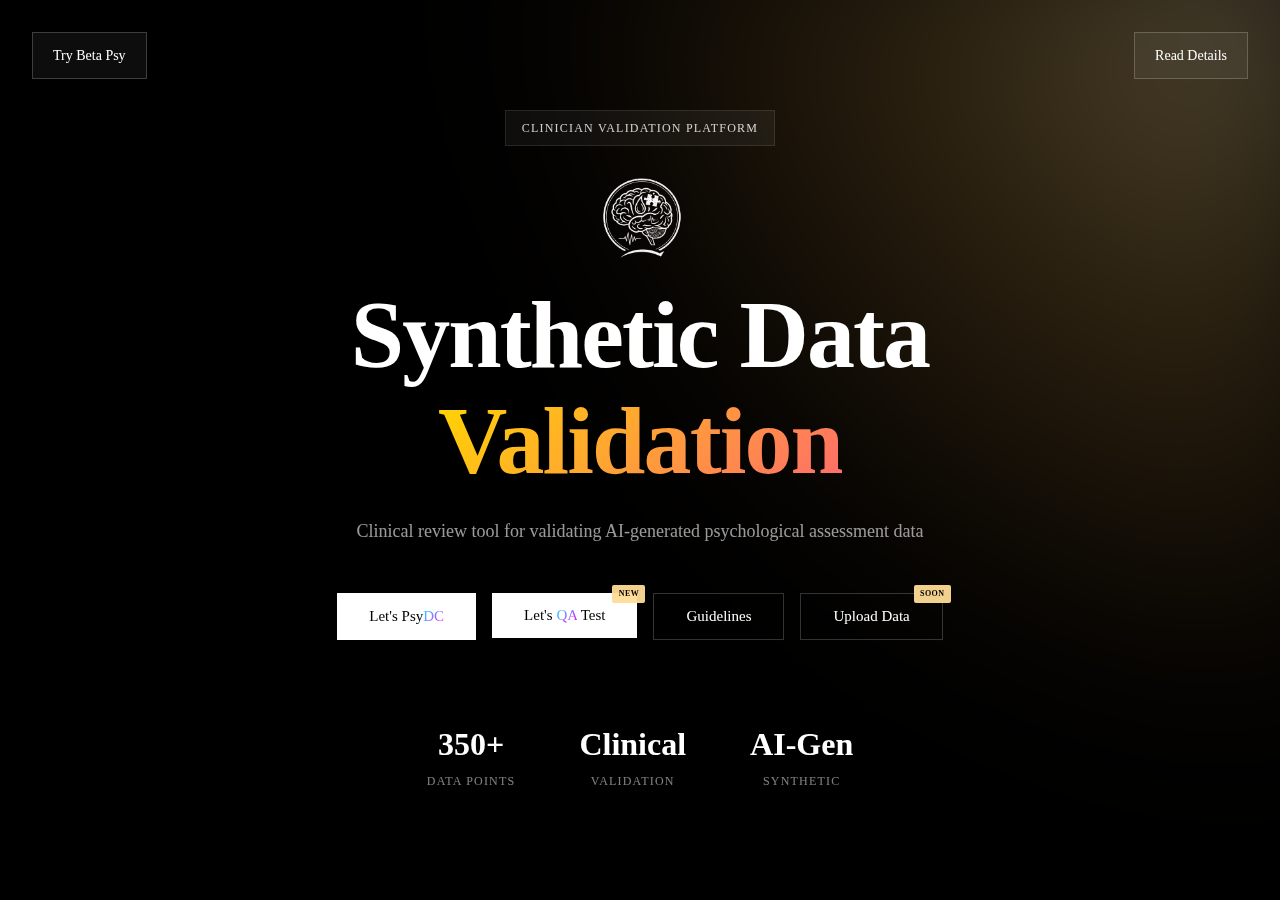
<file: index.html>
<!DOCTYPE html>
<html lang="en">
<head>
    <meta charset="UTF-8">
    <meta name="viewport" content="width=device-width, initial-scale=1.0">
    <title>PsyDC - Validation Platform</title>
    <link rel="icon" type="image/png" href="logo-icon.png">
    <link rel="stylesheet" href="psy_data_collection.css">
    <link rel="preconnect" href="https://fonts.googleapis.com">
    <link rel="preconnect" href="https://fonts.gstatic.com" crossorigin>
</head>
<body>
    <a href="https://psyfypass.vercel.app" class="beta-link" target="_blank">Try Beta Psy</a>
    <a href="https://www.dropbox.com/scl/fi/er3on21f6iwxom8d64bch/Psy_Clinical_Guide.pdf?rlkey=ozz8iacnp0bultpt6u5wx3v8p&st=omc39krx&raw=1" class="questionnaire-link" target="_blank">Read Details</a>
    <main>
        <section class="hero">
            <div class="hero-badge">Clinician Validation Platform</div>
            <img src="logo-icon.png" alt="Logo" class="hero-logo">
            <h1>Synthetic Data<br/><span class="highlight animated">Validation</span></h1>
            <p>Clinical review tool for validating AI-generated psychological assessment data</p>
            <div class="hero-actions">
                <button class="btn-primary">Let's Psy<span class="gradient-text">DC</span></button>
                <div class="btn-wrapper">
                    <button class="btn-primary" onclick="window.location.href='qa_auth.html'">Let's <span class="gradient-text">QA</span> Test</button>
                    <span class="coming-soon new-tag">New</span>
                </div>
                <button class="btn-secondary" onclick="window.location.href='guidelines.html'">Guidelines</button>
                <div class="btn-wrapper">
                    <button class="btn-secondary">Upload Data</button>
                    <span class="coming-soon">Soon</span>
                </div>
            </div>
            <div class="hero-stats">
                <div class="stat">
                    <div class="stat-number">350+</div>
                    <div class="stat-label">Data Points</div>
                </div>
                <div class="stat">
                    <div class="stat-number">Clinical</div>
                    <div class="stat-label">Validation</div>
                </div>
                <div class="stat">
                    <div class="stat-number">AI-Gen</div>
                    <div class="stat-label">Synthetic</div>
                </div>
            </div>
        </section>
    </main>

    <div id="clinicianModal" class="modal">
        <div class="modal-content">
            <h2>Clinician Information</h2>
            <form id="clinicianForm">
                <input type="text" id="clinicianName" placeholder="Enter your name" required>
                <label class="consent-label">
                    <input type="checkbox" id="consentCheck" required>
                    <span>I voluntarily agree to participate in this survey</span>
                </label>
                <button type="submit" class="btn-submit">Start Survey</button>
            </form>
        </div>
    </div>

    <script>
        document.querySelector('.questionnaire-link').addEventListener('click', () => {
            localStorage.setItem('readDetails', 'true');
        });
        
        document.querySelector('.btn-secondary').addEventListener('click', () => {
            localStorage.setItem('readGuidelines', 'true');
        });
        
        document.querySelector('.btn-primary').addEventListener('click', (e) => {
            const readDetails = localStorage.getItem('readDetails');
            const readGuidelines = localStorage.getItem('readGuidelines');
            
            if (!readDetails || !readGuidelines) {
                e.preventDefault();
                
                if (!readDetails) {
                    document.querySelector('.questionnaire-link').classList.add('glow-alert');
                }
                
                if (!readGuidelines) {
                    document.querySelector('.btn-secondary').classList.add('glow-alert');
                }
                
                alert('Please read the Details and Guidelines before starting the survey.');
            } else {
                document.getElementById('clinicianModal').style.display = 'flex';
            }
        });

        document.getElementById('clinicianForm').addEventListener('submit', (e) => {
            e.preventDefault();
            const name = document.getElementById('clinicianName').value;
            const consent = document.getElementById('consentCheck').checked;
            
            if (name && consent) {
                localStorage.setItem('clinicianName', name);
                localStorage.setItem('clinicianConsent', 'true');
                window.location.href = 'survey.html';
            }
        });
    </script>

    <style>
        .glow-alert {
            animation: glowPulse 2s ease-in-out infinite;
        }
        
        @keyframes glowPulse {
            0%, 100% {
                box-shadow: 0 0 10px rgba(255, 100, 100, 0.3);
                border-color: rgba(255, 100, 100, 0.3);
            }
            50% {
                box-shadow: 0 0 35px rgba(255, 100, 100, 0.9);
                border-color: rgba(255, 100, 100, 0.9);
            }
        }
    </style>
</body>
</html>
</file>
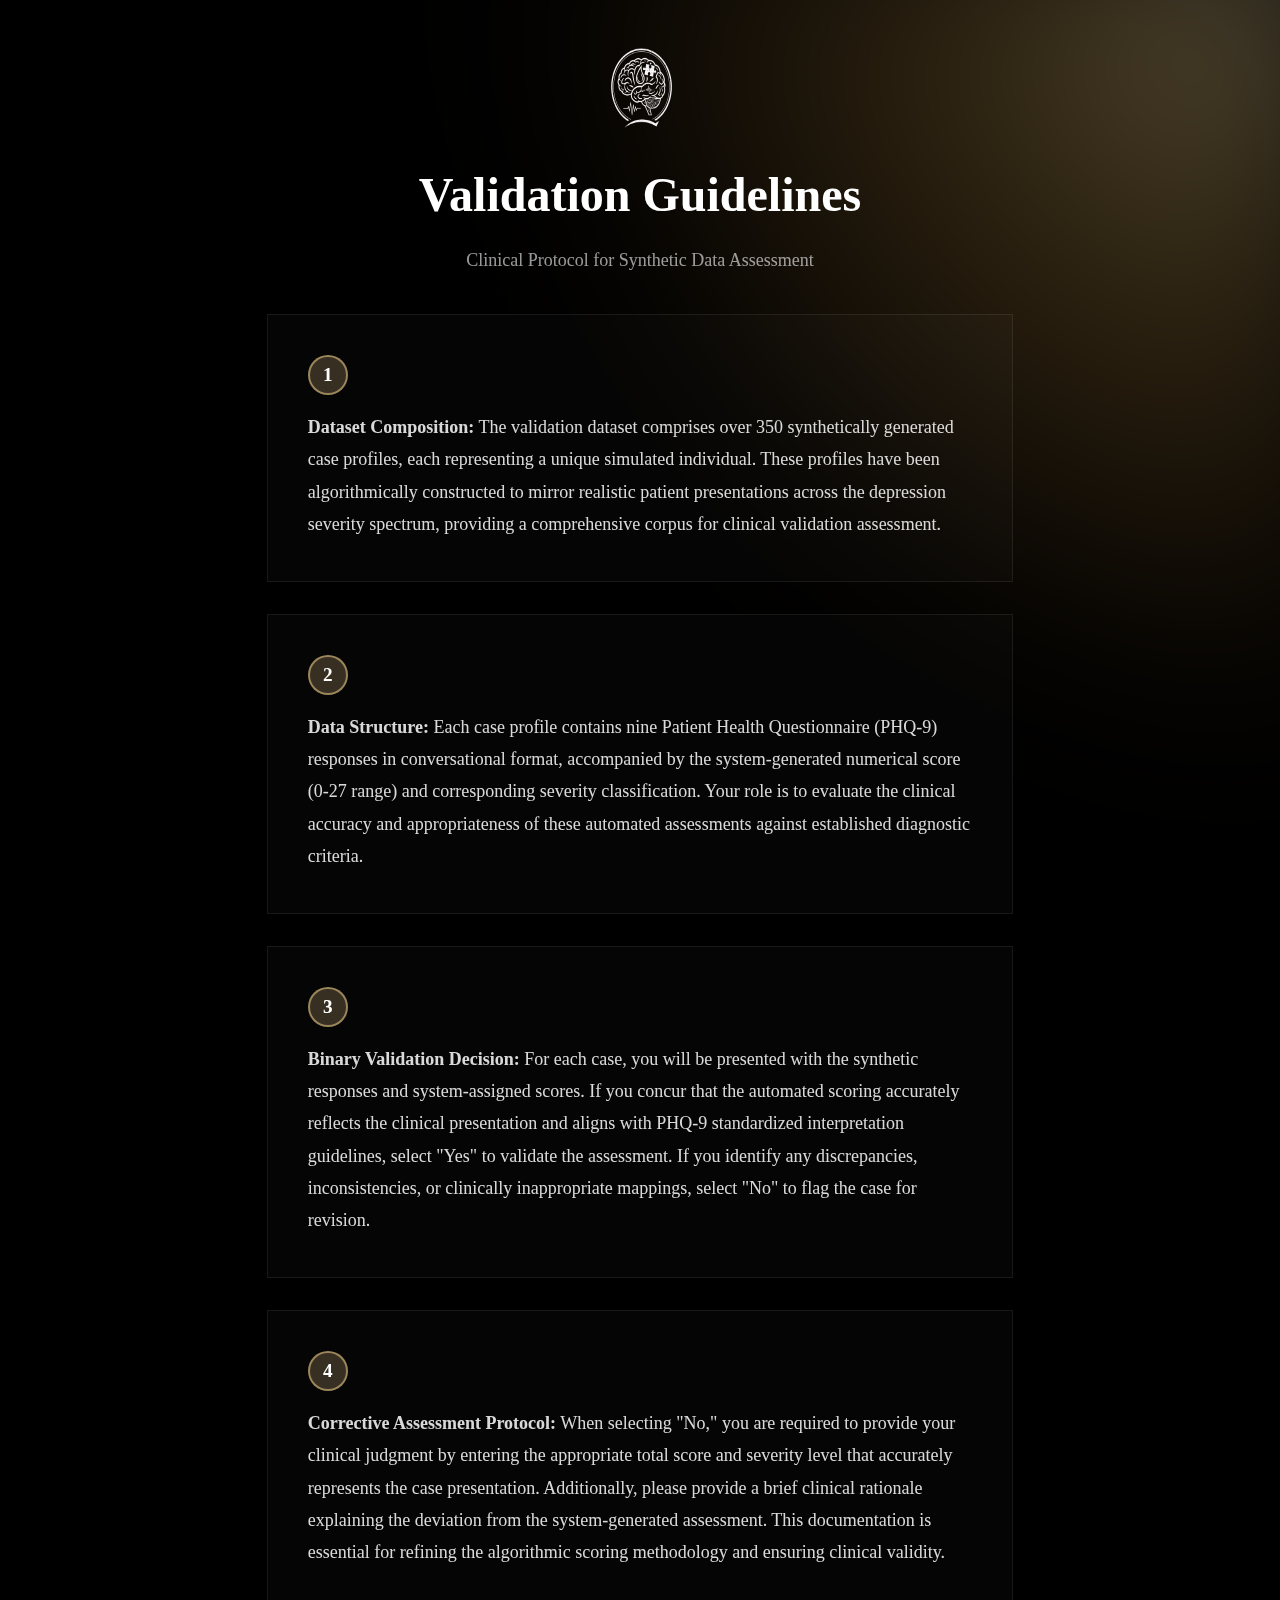
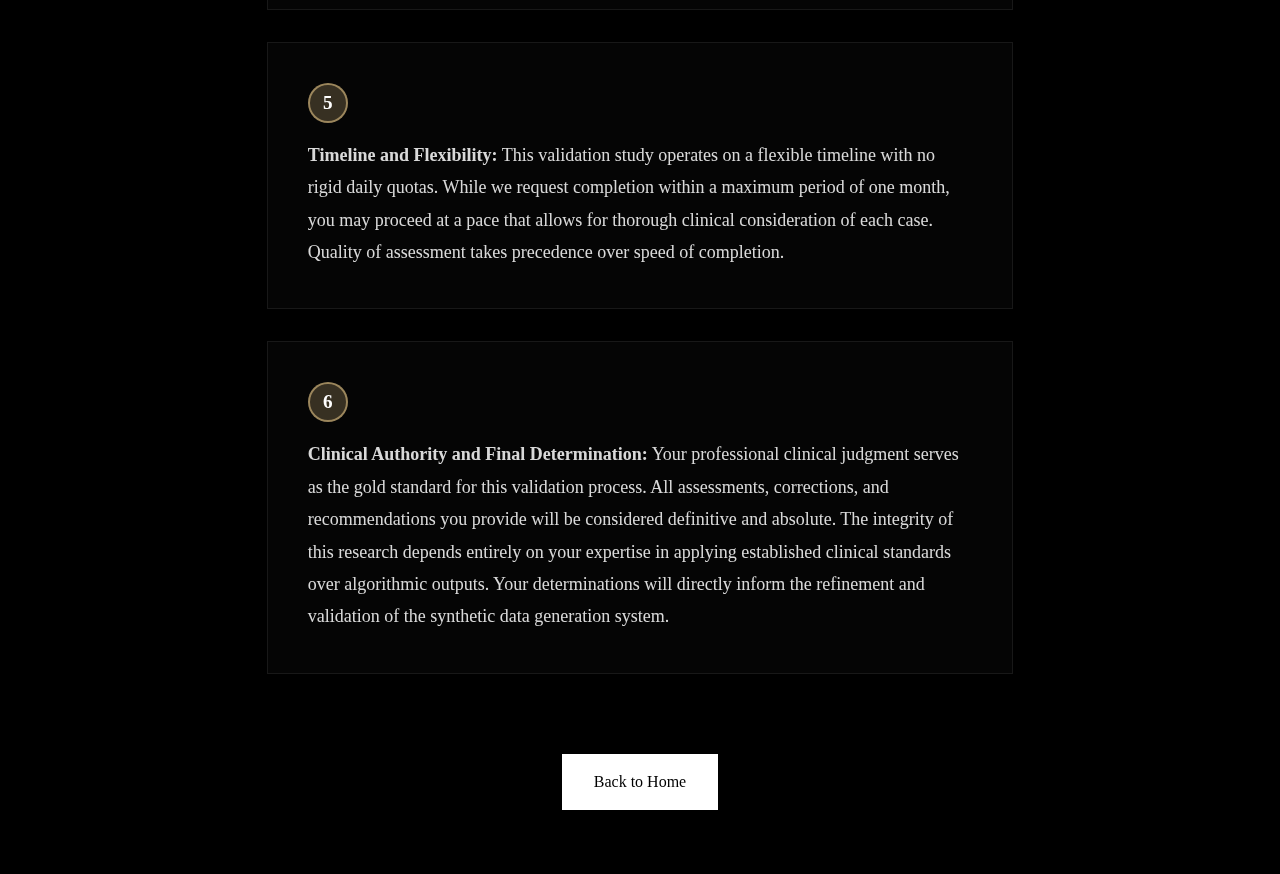
<file: guidelines.html>
<!DOCTYPE html>
<html lang="en">
<head>
    <meta charset="UTF-8">
    <meta name="viewport" content="width=device-width, initial-scale=1.0">
    <title>Validation Guidelines - PsyDC</title>
    <link rel="icon" type="image/png" href="logo-icon.png">
    <link rel="stylesheet" href="psy_data_collection.css">
    <style>
        .guidelines-container {
            max-width: 900px;
            margin: 0 auto;
            padding: 3rem 6% 4rem;
            position: relative;
            z-index: 1;
        }
        
        .guidelines-header {
            text-align: center;
            margin-bottom: 2.5rem;
        }
        
        .guidelines-logo {
            width: 80px;
            height: 80px;
            margin-bottom: 1.5rem;
        }
        
        .guidelines-header h1 {
            font-size: 3rem;
            margin-bottom: 1rem;
        }
        
        .guidelines-header p {
            font-size: 1.125rem;
            color: rgba(255, 255, 255, 0.6);
            font-family: 'Times New Roman', Times, serif;
        }
        
        .guideline-item {
            background: rgba(255, 255, 255, 0.02);
            border: 1px solid rgba(255, 255, 255, 0.08);
            padding: 2.5rem;
            margin-bottom: 2rem;
            transition: all 0.3s;
        }
        
        .guideline-item:hover {
            background: rgba(255, 255, 255, 0.04);
            border-color: rgba(255, 255, 255, 0.15);
        }
        
        .guideline-number {
            display: inline-block;
            width: 40px;
            height: 40px;
            background: rgba(255, 220, 150, 0.2);
            border: 2px solid rgba(255, 220, 150, 0.5);
            border-radius: 50%;
            text-align: center;
            line-height: 36px;
            font-weight: 600;
            font-size: 1.2rem;
            margin-bottom: 1rem;
        }
        
        .guideline-content {
            font-family: 'Times New Roman', Times, serif;
            font-size: 1.125rem;
            line-height: 1.8;
            color: rgba(255, 255, 255, 0.85);
        }
        
        .back-btn {
            display: inline-block;
            margin-top: 3rem;
            padding: 1rem 2rem;
            background: #fff;
            color: #000;
            text-decoration: none;
            font-weight: 500;
            transition: all 0.2s;
            text-align: center;
        }
        
        .back-btn:hover {
            transform: translateY(-2px);
            box-shadow: 0 8px 24px rgba(255, 255, 255, 0.25);
        }
    </style>
</head>
<body>
    <main>
        <div class="guidelines-container">
            <div class="guidelines-header">
                <img src="logo-icon.png" alt="Logo" class="guidelines-logo">
                <h1>Validation Guidelines</h1>
                <p>Clinical Protocol for Synthetic Data Assessment</p>
            </div>

            <div class="guideline-item">
                <div class="guideline-number">1</div>
                <div class="guideline-content">
                    <strong>Dataset Composition:</strong> The validation dataset comprises over 350 synthetically generated case profiles, each representing a unique simulated individual. These profiles have been algorithmically constructed to mirror realistic patient presentations across the depression severity spectrum, providing a comprehensive corpus for clinical validation assessment.
                </div>
            </div>

            <div class="guideline-item">
                <div class="guideline-number">2</div>
                <div class="guideline-content">
                    <strong>Data Structure:</strong> Each case profile contains nine Patient Health Questionnaire (PHQ-9) responses in conversational format, accompanied by the system-generated numerical score (0-27 range) and corresponding severity classification. Your role is to evaluate the clinical accuracy and appropriateness of these automated assessments against established diagnostic criteria.
                </div>
            </div>

            <div class="guideline-item">
                <div class="guideline-number">3</div>
                <div class="guideline-content">
                    <strong>Binary Validation Decision:</strong> For each case, you will be presented with the synthetic responses and system-assigned scores. If you concur that the automated scoring accurately reflects the clinical presentation and aligns with PHQ-9 standardized interpretation guidelines, select "Yes" to validate the assessment. If you identify any discrepancies, inconsistencies, or clinically inappropriate mappings, select "No" to flag the case for revision.
                </div>
            </div>

            <div class="guideline-item">
                <div class="guideline-number">4</div>
                <div class="guideline-content">
                    <strong>Corrective Assessment Protocol:</strong> When selecting "No," you are required to provide your clinical judgment by entering the appropriate total score and severity level that accurately represents the case presentation. Additionally, please provide a brief clinical rationale explaining the deviation from the system-generated assessment. This documentation is essential for refining the algorithmic scoring methodology and ensuring clinical validity.
                </div>
            </div>

            <div class="guideline-item">
                <div class="guideline-number">5</div>
                <div class="guideline-content">
                    <strong>Timeline and Flexibility:</strong> This validation study operates on a flexible timeline with no rigid daily quotas. While we request completion within a maximum period of one month, you may proceed at a pace that allows for thorough clinical consideration of each case. Quality of assessment takes precedence over speed of completion.
                </div>
            </div>

            <div class="guideline-item">
                <div class="guideline-number">6</div>
                <div class="guideline-content">
                    <strong>Clinical Authority and Final Determination:</strong> Your professional clinical judgment serves as the gold standard for this validation process. All assessments, corrections, and recommendations you provide will be considered definitive and absolute. The integrity of this research depends entirely on your expertise in applying established clinical standards over algorithmic outputs. Your determinations will directly inform the refinement and validation of the synthetic data generation system.
                </div>
            </div>

            <div style="text-align: center;">
                <a href="psy_data_collection.html" class="back-btn">Back to Home</a>
            </div>
        </div>
    </main>
</body>
</html>
</file>
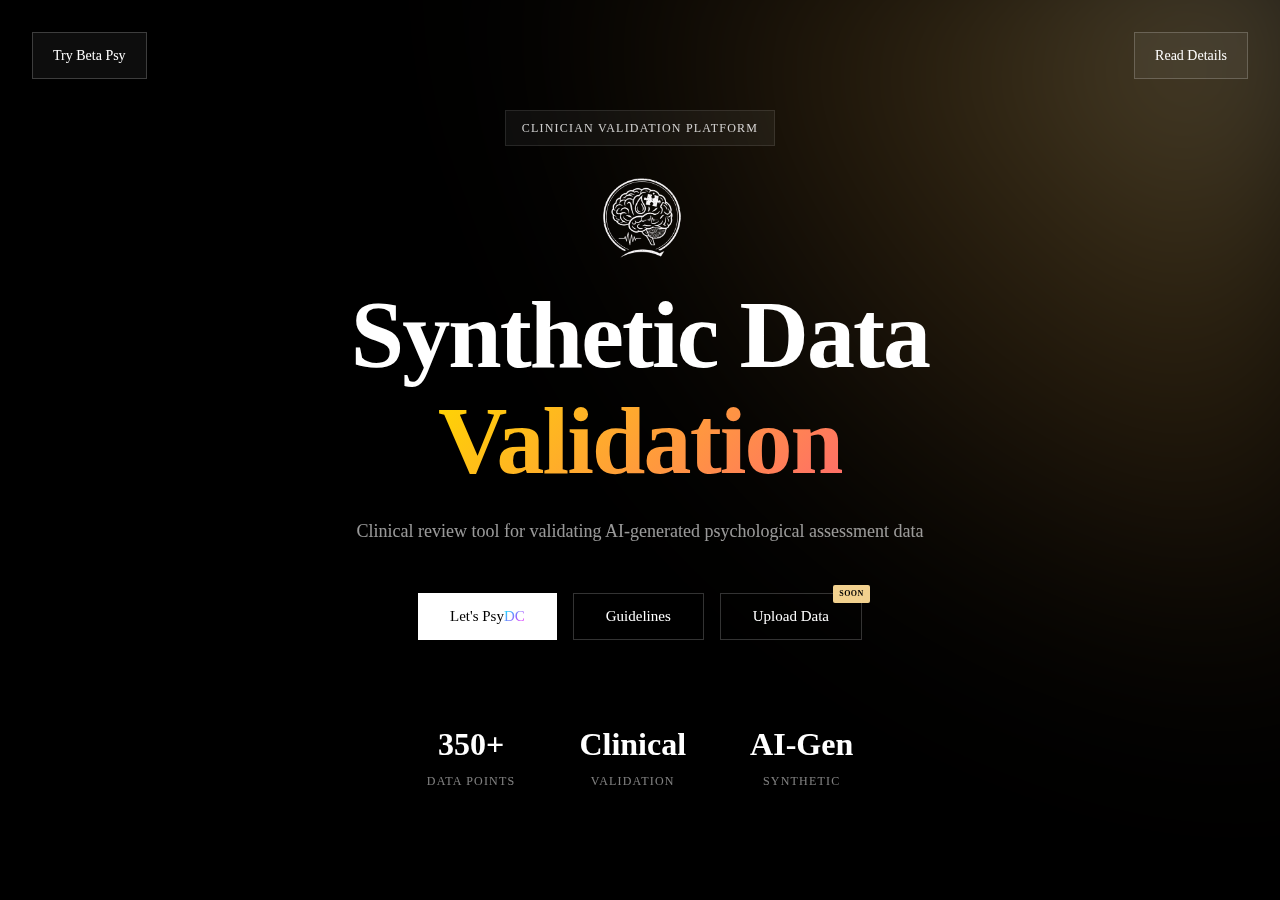
<file: psy_data_collection.html>
<!DOCTYPE html>
<html lang="en">
<head>
    <meta charset="UTF-8">
    <meta name="viewport" content="width=device-width, initial-scale=1.0">
    <title>PsyDC - Validation Platform</title>
    <link rel="icon" type="image/png" href="logo-icon.png">
    <link rel="stylesheet" href="psy_data_collection.css">
    <link rel="preconnect" href="https://fonts.googleapis.com">
    <link rel="preconnect" href="https://fonts.gstatic.com" crossorigin>
</head>
<body>
    <a href="https://psyfypass.vercel.app" class="beta-link" target="_blank">Try Beta Psy</a>
    <a href="https://www.dropbox.com/scl/fi/er3on21f6iwxom8d64bch/Psy_Clinical_Guide.pdf?rlkey=ozz8iacnp0bultpt6u5wx3v8p&st=omc39krx&raw=1" class="questionnaire-link" target="_blank">Read Details</a>
    <main>
        <section class="hero">
            <div class="hero-badge">Clinician Validation Platform</div>
            <img src="logo-icon.png" alt="Logo" class="hero-logo">
            <h1>Synthetic Data<br/><span class="highlight animated">Validation</span></h1>
            <p>Clinical review tool for validating AI-generated psychological assessment data</p>
            <div class="hero-actions">
                <button class="btn-primary">Let's Psy<span class="gradient-text">DC</span></button>
                <button class="btn-secondary" onclick="window.location.href='guidelines.html'">Guidelines</button>
                <div class="btn-wrapper">
                    <button class="btn-secondary">Upload Data</button>
                    <span class="coming-soon">Soon</span>
                </div>
            </div>
            <div class="hero-stats">
                <div class="stat">
                    <div class="stat-number">350+</div>
                    <div class="stat-label">Data Points</div>
                </div>
                <div class="stat">
                    <div class="stat-number">Clinical</div>
                    <div class="stat-label">Validation</div>
                </div>
                <div class="stat">
                    <div class="stat-number">AI-Gen</div>
                    <div class="stat-label">Synthetic</div>
                </div>
            </div>
        </section>
    </main>

    <div id="clinicianModal" class="modal">
        <div class="modal-content">
            <h2>Clinician Information</h2>
            <form id="clinicianForm">
                <input type="text" id="clinicianName" placeholder="Enter your name" required>
                <label class="consent-label">
                    <input type="checkbox" id="consentCheck" required>
                    <span>I voluntarily agree to participate in this survey</span>
                </label>
                <button type="submit" class="btn-submit">Start Survey</button>
            </form>
        </div>
    </div>

    <script>
        document.querySelector('.questionnaire-link').addEventListener('click', () => {
            localStorage.setItem('readDetails', 'true');
        });
        
        document.querySelector('.btn-secondary').addEventListener('click', () => {
            localStorage.setItem('readGuidelines', 'true');
        });
        
        document.querySelector('.btn-primary').addEventListener('click', (e) => {
            const readDetails = localStorage.getItem('readDetails');
            const readGuidelines = localStorage.getItem('readGuidelines');
            
            if (!readDetails || !readGuidelines) {
                e.preventDefault();
                
                if (!readDetails) {
                    document.querySelector('.questionnaire-link').classList.add('glow-alert');
                }
                
                if (!readGuidelines) {
                    document.querySelector('.btn-secondary').classList.add('glow-alert');
                }
                
                alert('Please read the Details and Guidelines before starting the survey.');
            } else {
                document.getElementById('clinicianModal').style.display = 'flex';
            }
        });

        document.getElementById('clinicianForm').addEventListener('submit', (e) => {
            e.preventDefault();
            const name = document.getElementById('clinicianName').value;
            const consent = document.getElementById('consentCheck').checked;
            
            if (name && consent) {
                localStorage.setItem('clinicianName', name);
                localStorage.setItem('clinicianConsent', 'true');
                // Navigate to survey page
                window.location.href = 'survey.html';
            }
        });
    </script>

    <style>
        .glow-alert {
            animation: glowPulse 2s ease-in-out infinite;
        }
        
        @keyframes glowPulse {
            0%, 100% {
                box-shadow: 0 0 10px rgba(255, 100, 100, 0.3);
                border-color: rgba(255, 100, 100, 0.3);
            }
            50% {
                box-shadow: 0 0 35px rgba(255, 100, 100, 0.9);
                border-color: rgba(255, 100, 100, 0.9);
            }
        }
    </style>
</body>
</html>
</file>
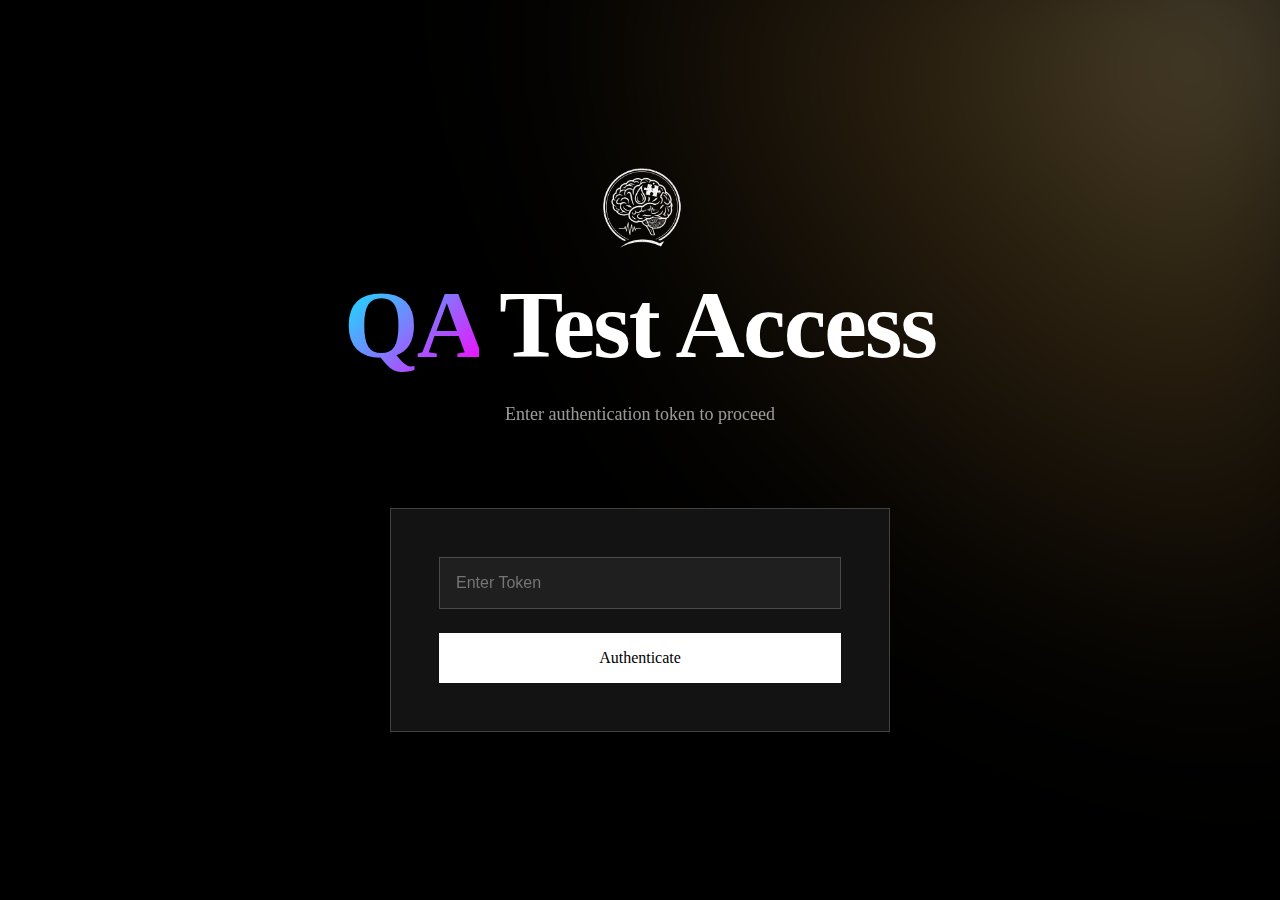
<file: qa.html>
<!DOCTYPE html>
<html lang="en">
<head>
    <meta charset="UTF-8">
    <meta name="viewport" content="width=device-width, initial-scale=1.0">
    <title>QA Test - PsyDC</title>
    <link rel="icon" type="image/png" href="logo-icon.png">
    <link rel="stylesheet" href="psy_data_collection.css">
</head>
<body>
    <main>
        <section class="hero">
            <img src="logo-icon.png" alt="Logo" class="hero-logo">
            <h1><span class="gradient-text">QA</span> Test Dashboard</h1>
            <p>Select your testing mode</p>
            
            <div class="hero-actions" style="margin-top: 2rem;">
                <button class="btn-primary" onclick="window.location.href='qai.html'">QAI</button>
                <button class="btn-primary" onclick="window.location.href='qar.html'">QAR</button>
            </div>
            
            <p style="margin-top: 1.5rem; font-size: 0.875rem; color: rgba(255, 255, 255, 0.6); font-family: 'Times New Roman', Times, serif;"><strong>Note:</strong> QAI is for AI Predicted Score and QAR is for Rule Based</p>
        </section>
    </main>

    <script>
        if (localStorage.getItem('qaAuthenticated') !== 'true') {
            window.location.href = 'qa_auth.html';
        }
    </script>
</body>
</html>
</file>
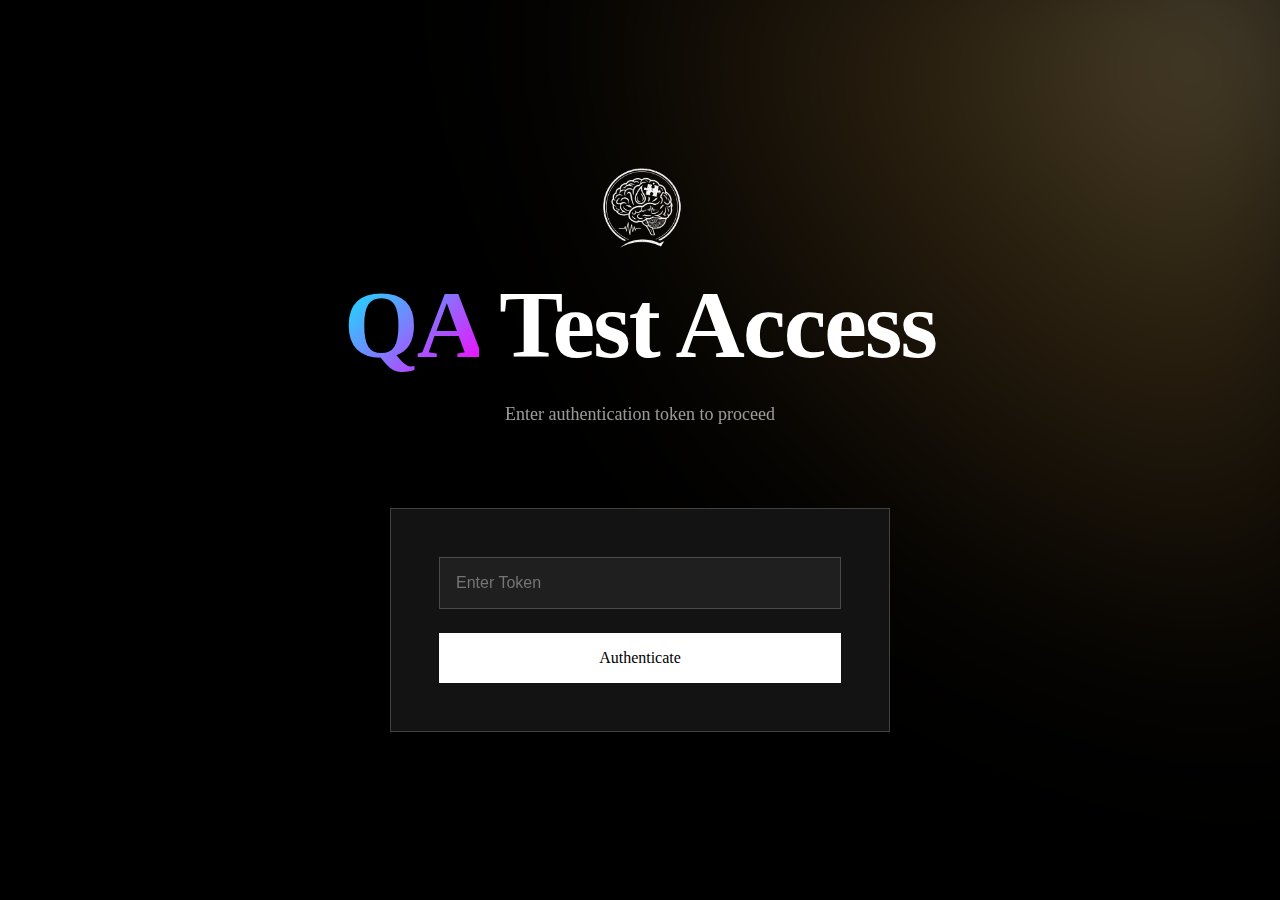
<file: qa_auth.html>
<!DOCTYPE html>
<html lang="en">
<head>
    <meta charset="UTF-8">
    <meta name="viewport" content="width=device-width, initial-scale=1.0">
    <title>QA Test Authentication - PsyDC</title>
    <link rel="icon" type="image/png" href="logo-icon.png">
    <link rel="stylesheet" href="psy_data_collection.css">
</head>
<body>
    <main>
        <section class="hero">
            <img src="logo-icon.png" alt="Logo" class="hero-logo">
            <h1><span class="gradient-text">QA</span> Test Access</h1>
            <p>Enter authentication token to proceed</p>
            
            <div class="modal-content" style="margin-top: 2rem;">
                <form id="qaAuthForm">
                    <input type="password" id="qaToken" placeholder="Enter Token" required style="background: rgba(255, 255, 255, 0.05); border: 1px solid rgba(255, 255, 255, 0.2); color: #fff; padding: 1rem; font-size: 1rem; width: 100%; outline: none;">
                    <button type="submit" class="btn-submit" style="margin-top: 1.5rem; width: 100%;">Authenticate</button>
                </form>
                <p id="errorMsg" style="color: #ff6b6b; margin-top: 1rem; display: none; font-family: 'Times New Roman', Times, serif;">Invalid token. Please try again.</p>
            </div>
        </section>
    </main>

    <script>
        document.getElementById('qaAuthForm').addEventListener('submit', (e) => {
            e.preventDefault();
            const token = document.getElementById('qaToken').value;
            
            if (token === 'Adib087') {
                localStorage.setItem('qaAuthenticated', 'true');
                localStorage.setItem('qaToken', token);
                window.location.href = 'qa.html';
            } else {
                document.getElementById('errorMsg').style.display = 'block';
                document.getElementById('qaToken').value = '';
            }
        });
    </script>
</body>
</html>
</file>
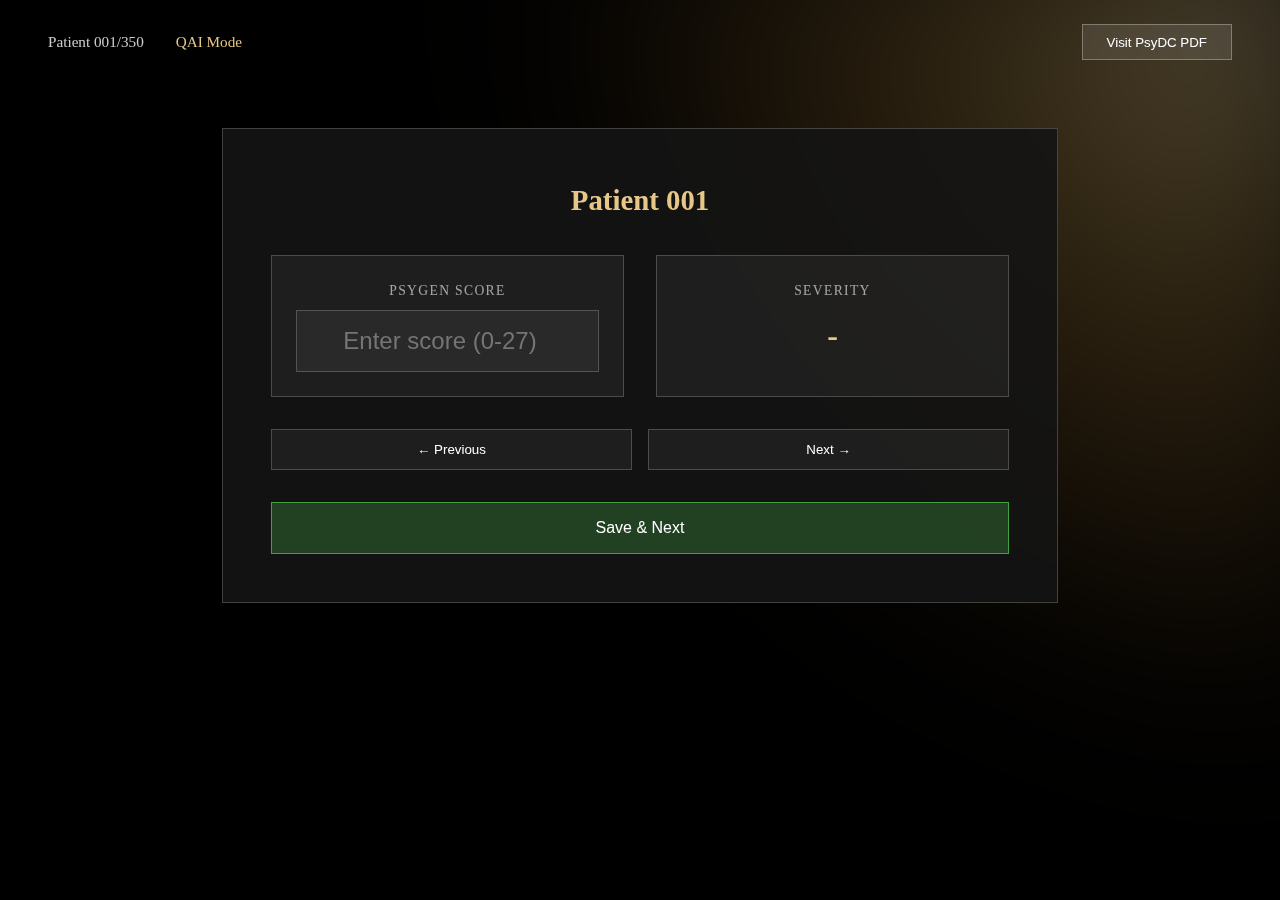
<file: qai.html>
<!DOCTYPE html>
<html lang="en">
<head>
    <meta charset="UTF-8">
    <meta name="viewport" content="width=device-width, initial-scale=1.0">
    <title>QAI - PsyGen Score Entry</title>
    <link rel="icon" type="image/png" href="logo-icon.png">
    <link rel="stylesheet" href="survey.css">
</head>
<body>
    <div class="header">
        <div class="progress-info">
            <span id="patientNum">Patient 001/350</span>
            <span style="color: rgba(255, 220, 150, 0.9);">QAI Mode</span>
        </div>
        <div class="header-buttons">
            <button class="export-btn" onclick="window.open('https://www.dropbox.com/scl/fi/oic5harzt6ineawlpmdic/PHQ9_Research_Report.pdf?rlkey=28uooivgw9dmzwhu0mvj4wpoe&st=td19g74q&raw=1', '_blank')">Visit PsyDC PDF</button>
        </div>
    </div>

    <main class="survey-container">
        <div class="patient-card">
            <h2 id="patientId">Patient 001</h2>
            
            <div class="score-section">
                <div class="score-box">
                    <label>PsyGen Score</label>
                    <input type="number" id="psygenScore" min="0" max="27" placeholder="Enter score (0-27)" 
                           style="width: 100%; padding: 1rem; font-size: 1.5rem; text-align: center; background: rgba(255, 255, 255, 0.05); border: 1px solid rgba(255, 255, 255, 0.2); color: #fff;">
                </div>
                <div class="severity-box">
                    <label>Severity</label>
                    <div class="severity-value" id="severity">-</div>
                </div>
            </div>

            <div class="nav-buttons">
                <button id="prevBtn" class="btn-nav">← Previous</button>
                <button id="nextBtn" class="btn-nav">Next →</button>
            </div>

            <div class="action-buttons">
                <button id="saveBtn" class="btn-valid">Save & Next</button>
            </div>
        </div>
    </main>

    <script src="qai.js"></script>
</body>
</html>
</file>
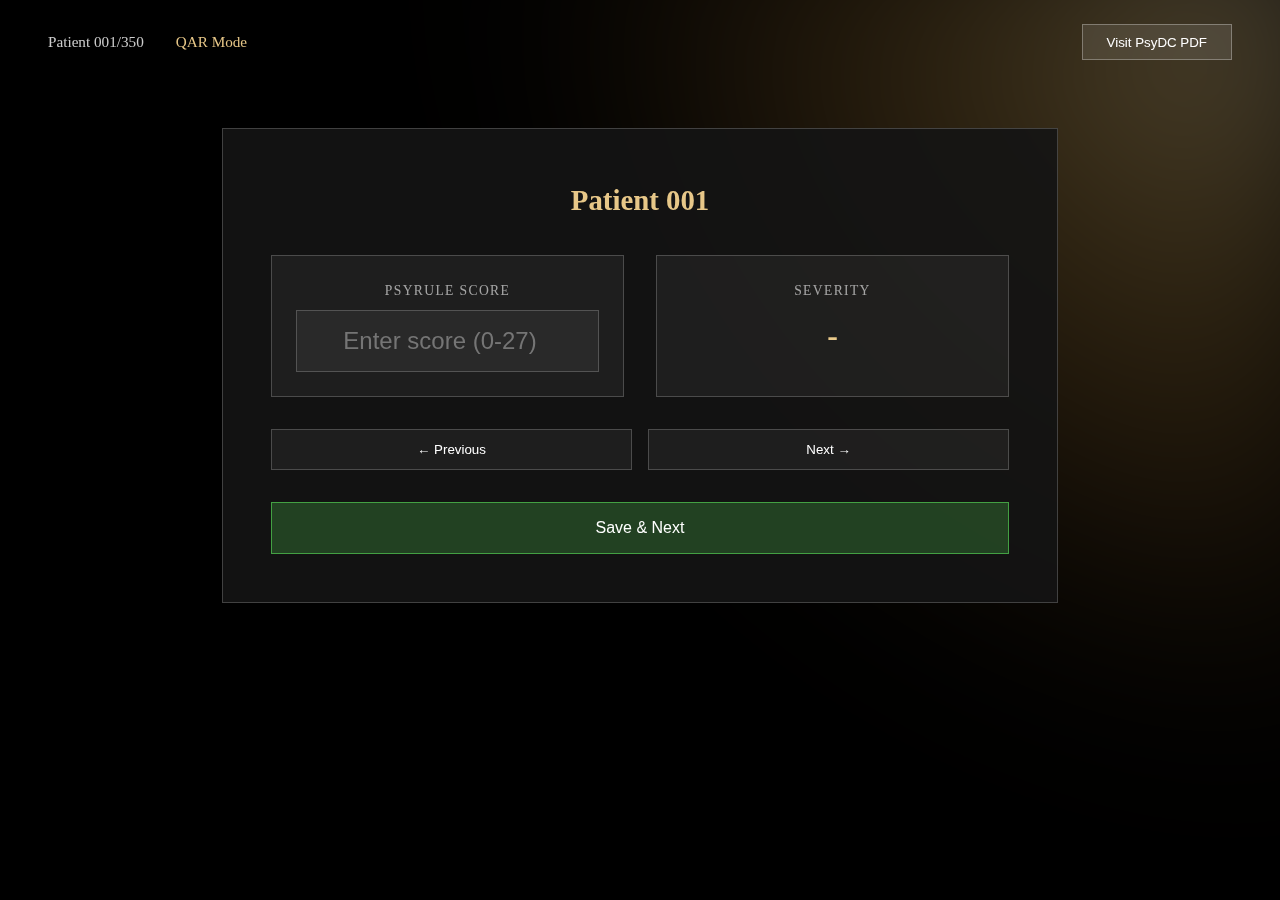
<file: qar.html>
<!DOCTYPE html>
<html lang="en">
<head>
    <meta charset="UTF-8">
    <meta name="viewport" content="width=device-width, initial-scale=1.0">
    <title>QAR - PsyRule Score Entry</title>
    <link rel="icon" type="image/png" href="logo-icon.png">
    <link rel="stylesheet" href="survey.css">
</head>
<body>
    <div class="header">
        <div class="progress-info">
            <span id="patientNum">Patient 001/350</span>
            <span style="color: rgba(255, 220, 150, 0.9);">QAR Mode</span>
        </div>
        <div class="header-buttons">
            <button class="export-btn" onclick="window.open('https://www.dropbox.com/scl/fi/oic5harzt6ineawlpmdic/PHQ9_Research_Report.pdf?rlkey=28uooivgw9dmzwhu0mvj4wpoe&st=td19g74q&raw=1', '_blank')">Visit PsyDC PDF</button>
        </div>
    </div>

    <main class="survey-container">
        <div class="patient-card">
            <h2 id="patientId">Patient 001</h2>
            
            <div class="score-section">
                <div class="score-box">
                    <label>PsyRule Score</label>
                    <input type="number" id="psyruleScore" min="0" max="27" placeholder="Enter score (0-27)" 
                           style="width: 100%; padding: 1rem; font-size: 1.5rem; text-align: center; background: rgba(255, 255, 255, 0.05); border: 1px solid rgba(255, 255, 255, 0.2); color: #fff;">
                </div>
                <div class="severity-box">
                    <label>Severity</label>
                    <div class="severity-value" id="severity">-</div>
                </div>
            </div>

            <div class="nav-buttons">
                <button id="prevBtn" class="btn-nav">← Previous</button>
                <button id="nextBtn" class="btn-nav">Next →</button>
            </div>

            <div class="action-buttons">
                <button id="saveBtn" class="btn-valid">Save & Next</button>
            </div>
        </div>
    </main>

    <script src="qar.js"></script>
</body>
</html>
</file>
<file: psy_data_collection.css>
* {
    margin: 0;
    padding: 0;
    box-sizing: border-box;
}

body {
    font-family: 'Felix Titling', 'Trajan Pro', Georgia, serif;
    background: #000;
    color: #fff;
    line-height: 1.5;
    overflow-x: hidden;
    -webkit-font-smoothing: antialiased;
    position: relative;
}

body::before {
    content: '';
    position: fixed;
    top: -10%;
    right: -5%;
    width: 70%;
    height: 100%;
    background: radial-gradient(circle at top right, 
                rgba(255, 240, 200, 0.4) 0%, 
                rgba(255, 220, 150, 0.3) 15%, 
                rgba(255, 200, 100, 0.2) 30%, 
                rgba(255, 180, 80, 0.12) 45%, 
                transparent 65%);
    filter: blur(100px);
    z-index: 0;
    pointer-events: none;
    animation: sunPulse 8s ease-in-out infinite;
}

@keyframes sunPulse {
    0%, 100% { opacity: 1; }
    50% { opacity: 0.85; }
}

.beta-link {
    position: absolute;
    top: 2rem;
    left: 2rem;
    color: #fff;
    text-decoration: none;
    font-size: 0.875rem;
    font-weight: 500;
    z-index: 1000;
    padding: 0.75rem 1.25rem;
    background: rgba(255, 255, 255, 0.05);
    border: 1px solid rgba(255, 255, 255, 0.2);
    backdrop-filter: blur(10px);
    transition: all 0.3s;
    animation: boxPulse 2s ease-in-out infinite;
}

.beta-link:hover {
    background: rgba(255, 255, 255, 0.1);
    border-color: rgba(255, 255, 255, 0.4);
    transform: translateY(-2px);
    box-shadow: 0 8px 24px rgba(255, 255, 255, 0.15);
}

@keyframes boxPulse {
    0%, 100% {
        box-shadow: 0 0 20px rgba(255, 255, 255, 0.1);
    }
    50% {
        box-shadow: 0 0 30px rgba(255, 255, 255, 0.2);
    }
}

.questionnaire-link {
    position: absolute;
    top: 2rem;
    right: 2rem;
    color: #fff;
    text-decoration: none;
    font-size: 0.875rem;
    font-weight: 500;
    z-index: 1000;
    padding: 0.75rem 1.25rem;
    background: rgba(255, 255, 255, 0.05);
    border: 1px solid rgba(255, 255, 255, 0.2);
    backdrop-filter: blur(10px);
    transition: all 0.3s;
    animation: boxPulse 2s ease-in-out infinite;
}

.questionnaire-link:hover {
    background: rgba(255, 255, 255, 0.1);
    border-color: rgba(255, 255, 255, 0.4);
    transform: translateY(-2px);
    box-shadow: 0 8px 24px rgba(255, 255, 255, 0.15);
}

.hero {
    min-height: 100vh;
    display: flex;
    flex-direction: column;
    justify-content: center;
    align-items: center;
    padding: 0 6%;
    text-align: center;
    position: relative;
    z-index: 1;
}

.hero-badge {
    display: inline-block;
    padding: 0.5rem 1rem;
    background: rgba(255, 255, 255, 0.05);
    border: 1px solid rgba(255, 255, 255, 0.1);
    font-size: 0.75rem;
    font-weight: 500;
    letter-spacing: 0.1em;
    text-transform: uppercase;
    margin-bottom: 2rem;
    color: rgba(255, 255, 255, 0.8);
}

.hero-logo {
    height: clamp(3rem, 10vw, 5rem);
    width: auto;
    object-fit: contain;
    margin-bottom: 1.5rem;
}

.hero h1 {
    font-size: clamp(2.5rem, 9vw, 6rem);
    font-weight: 600;
    line-height: 1.1;
    margin-bottom: 1.5rem;
    letter-spacing: -0.02em;
}

.highlight {
    color: rgba(255, 220, 150, 0.9);
}

.highlight.animated {
    display: inline-block;
    animation: isoTilt 3s ease-in-out infinite;
    background: linear-gradient(135deg, #ffd700 0%, #ff6b6b 50%, #4ecdc4 100%);
    -webkit-background-clip: text;
    -webkit-text-fill-color: transparent;
    background-clip: text;
    background-size: 200% 200%;
}

@keyframes isoTilt {
    0%, 100% {
        transform: perspective(500px) rotateX(0deg) rotateY(0deg);
        background-position: 0% 50%;
    }
    25% {
        transform: perspective(500px) rotateX(5deg) rotateY(-5deg);
        background-position: 50% 50%;
    }
    50% {
        transform: perspective(500px) rotateX(-5deg) rotateY(5deg);
        background-position: 100% 50%;
    }
    75% {
        transform: perspective(500px) rotateX(5deg) rotateY(5deg);
        background-position: 50% 50%;
    }
}

.hero p {
    font-size: 1.125rem;
    color: rgba(255, 255, 255, 0.6);
    max-width: 650px;
    margin: 0 auto 3rem;
    font-weight: 300;
    font-family: 'Times New Roman', Times, serif;
}

.hero-actions {
    display: flex;
    gap: 1rem;
    justify-content: center;
    margin-bottom: 5rem;
}

.btn-wrapper {
    position: relative;
}

.coming-soon {
    position: absolute;
    top: -8px;
    right: -8px;
    font-size: 0.5rem;
    color: #000;
    background: rgba(255, 220, 150, 0.95);
    padding: 0.2rem 0.4rem;
    border-radius: 2px;
    text-transform: uppercase;
    letter-spacing: 0.05em;
    font-weight: 600;
}

.gradient-text {
    background: linear-gradient(135deg, #00f5ff 0%, #ff00ff 100%);
    -webkit-background-clip: text;
    -webkit-text-fill-color: transparent;
    background-clip: text;
}

.hero-stats {
    display: flex;
    gap: 4rem;
    justify-content: center;
}

.stat {
    text-align: center;
}

.stat-number {
    font-size: 2rem;
    font-weight: 600;
    margin-bottom: 0.25rem;
}

.stat-label {
    font-size: 0.75rem;
    color: rgba(255, 255, 255, 0.5);
    text-transform: uppercase;
    letter-spacing: 0.1em;
}

.btn-primary {
    background: #fff;
    color: #000;
    border: none;
    padding: 0.875rem 2rem;
    font-size: 0.9375rem;
    font-weight: 500;
    cursor: pointer;
    transition: all 0.2s;
    font-family: inherit;
}

.btn-primary:hover {
    transform: translateY(-2px);
    box-shadow: 0 8px 24px rgba(255, 255, 255, 0.25);
}

.btn-secondary {
    background: transparent;
    color: #fff;
    border: 1px solid rgba(255, 255, 255, 0.2);
    padding: 0.875rem 2rem;
    font-size: 0.9375rem;
    font-weight: 500;
    cursor: pointer;
    transition: all 0.2s;
    font-family: inherit;
}

.btn-secondary:hover {
    border-color: #fff;
    background: rgba(255, 255, 255, 0.05);
}

@media (max-width: 768px) {
    .hero {
        padding: 0 5%;
    }
    
    .hero-actions {
        flex-direction: column;
        width: 100%;
        max-width: 300px;
    }
}

.modal {
    display: none;
    position: fixed;
    top: 0;
    left: 0;
    width: 100%;
    height: 100%;
    background: rgba(0, 0, 0, 0.85);
    backdrop-filter: blur(10px);
    z-index: 2000;
    justify-content: center;
    align-items: center;
}

.modal-content {
    background: rgba(20, 20, 20, 0.95);
    border: 1px solid rgba(255, 255, 255, 0.2);
    padding: 3rem;
    max-width: 500px;
    width: 90%;
    text-align: center;
}

.modal-content h2 {
    font-size: 2rem;
    margin-bottom: 2rem;
    color: rgba(255, 220, 150, 0.9);
    font-family: 'Felix Titling', 'Trajan Pro', Georgia, serif;
}

#clinicianForm {
    display: flex;
    flex-direction: column;
    gap: 1.5rem;
}

#clinicianName {
    background: rgba(255, 255, 255, 0.05);
    border: 1px solid rgba(255, 255, 255, 0.2);
    color: #fff;
    padding: 1rem;
    font-size: 1rem;
    font-family: 'Times New Roman', Times, serif;
    outline: none;
    transition: all 0.3s;
}

#clinicianName:focus {
    border-color: rgba(255, 220, 150, 0.5);
    background: rgba(255, 255, 255, 0.08);
}

.consent-label {
    display: flex;
    align-items: center;
    gap: 0.75rem;
    text-align: left;
    cursor: pointer;
    font-size: 0.9rem;
    color: rgba(255, 255, 255, 0.8);
    font-family: 'Times New Roman', Times, serif;
}

.consent-label input[type="checkbox"] {
    width: 20px;
    height: 20px;
    cursor: pointer;
}

.btn-submit {
    background: #fff;
    color: #000;
    border: none;
    padding: 1rem 2rem;
    font-size: 1rem;
    font-weight: 500;
    cursor: pointer;
    transition: all 0.2s;
    font-family: 'Times New Roman', Times, serif;
}

.btn-submit:hover {
    transform: translateY(-2px);
    box-shadow: 0 8px 24px rgba(255, 255, 255, 0.25);
}

.btn-submit:disabled {
    opacity: 0.5;
    cursor: not-allowed;
}
</file>
<file: survey.css>
* {
    margin: 0;
    padding: 0;
    box-sizing: border-box;
}

body {
    font-family: 'Times New Roman', Times, serif;
    background: #000;
    color: #fff;
    line-height: 1.6;
    min-height: 100vh;
}

body::before {
    content: '';
    position: fixed;
    top: -10%;
    right: -5%;
    width: 70%;
    height: 100%;
    background: radial-gradient(circle at top right, 
                rgba(255, 240, 200, 0.4) 0%, 
                rgba(255, 220, 150, 0.3) 15%, 
                rgba(255, 200, 100, 0.2) 30%, 
                rgba(255, 180, 80, 0.12) 45%, 
                transparent 65%);
    filter: blur(100px);
    z-index: 0;
    pointer-events: none;
}

.header {
    position: absolute;
    top: 0;
    left: 0;
    right: 0;
    padding: 1.5rem 3rem;
    background: transparent;
    backdrop-filter: none;
    border-bottom: none;
    display: flex;
    justify-content: space-between;
    align-items: center;
    z-index: 100;
}

.progress-info {
    display: flex;
    gap: 2rem;
    font-size: 0.95rem;
    color: rgba(255, 255, 255, 0.8);
}

.export-btn {
    background: rgba(255, 255, 255, 0.1);
    border: 1px solid rgba(255, 255, 255, 0.3);
    color: #fff;
    padding: 0.6rem 1.5rem;
    cursor: pointer;
    transition: all 0.3s;
}

.export-btn:hover {
    background: rgba(255, 255, 255, 0.2);
}

.survey-container {
    padding: 8rem 2rem 2rem;
    max-width: 900px;
    margin: 0 auto;
    position: relative;
    z-index: 1;
}

.patient-card {
    background: rgba(20, 20, 20, 0.9);
    border: 1px solid rgba(255, 255, 255, 0.2);
    padding: 3rem;
}

.patient-card h2 {
    font-family: 'Felix Titling', 'Trajan Pro', Georgia, serif;
    font-size: 1.8rem;
    margin-bottom: 2rem;
    color: rgba(255, 220, 150, 0.9);
    text-align: center;
}

.answers-section {
    margin: 2rem 0;
    max-height: 400px;
    overflow-y: auto;
}

.answer-item {
    padding: 1rem;
    margin-bottom: 0.75rem;
    background: rgba(255, 255, 255, 0.03);
    border-left: 3px solid rgba(255, 220, 150, 0.5);
}

.answer-item em {
    color: rgba(255, 220, 150, 0.9);
    font-style: normal;
    font-weight: 600;
    display: block;
    margin-top: 0.3rem;
}

.score-section {
    display: flex;
    gap: 2rem;
    margin: 2rem 0;
    justify-content: center;
}

.score-box, .severity-box {
    text-align: center;
    padding: 1.5rem;
    background: rgba(255, 255, 255, 0.05);
    border: 1px solid rgba(255, 255, 255, 0.2);
    flex: 1;
}

.score-box label, .severity-box label {
    display: block;
    font-size: 0.85rem;
    color: rgba(255, 255, 255, 0.6);
    margin-bottom: 0.5rem;
    text-transform: uppercase;
    letter-spacing: 0.1em;
}

.score-value, .severity-value {
    font-size: 2rem;
    font-weight: 600;
    color: rgba(255, 220, 150, 0.9);
}

.nav-buttons {
    display: flex;
    gap: 1rem;
    margin-bottom: 1.5rem;
}

.btn-nav {
    flex: 1;
    padding: 0.75rem;
    background: rgba(255, 255, 255, 0.05);
    border: 1px solid rgba(255, 255, 255, 0.2);
    color: #fff;
    cursor: pointer;
    transition: all 0.3s;
}

.btn-nav:hover {
    background: rgba(255, 255, 255, 0.1);
}

.btn-nav:disabled {
    opacity: 0.3;
    cursor: not-allowed;
}

.action-buttons {
    display: flex;
    gap: 1rem;
    margin-top: 2rem;
}

.btn-valid, .btn-invalid {
    flex: 1;
    padding: 1rem;
    font-size: 1rem;
    cursor: pointer;
    border: none;
    transition: all 0.3s;
}

.btn-valid {
    background: rgba(100, 255, 100, 0.2);
    color: #fff;
    border: 1px solid rgba(100, 255, 100, 0.5);
}

.btn-valid:hover {
    background: rgba(100, 255, 100, 0.3);
}

.btn-invalid {
    background: rgba(255, 100, 100, 0.2);
    color: #fff;
    border: 1px solid rgba(255, 100, 100, 0.5);
}

.btn-invalid:hover {
    background: rgba(255, 100, 100, 0.3);
}

.correction-form {
    margin-top: 2rem;
    padding: 2rem;
    background: rgba(255, 255, 255, 0.05);
    border: 1px solid rgba(255, 255, 255, 0.2);
}

.correction-form h3 {
    font-family: 'Felix Titling', 'Trajan Pro', Georgia, serif;
    margin-bottom: 1.5rem;
    color: rgba(255, 220, 150, 0.9);
}

.correction-form input, .correction-form textarea {
    width: 100%;
    padding: 0.8rem;
    margin-bottom: 1rem;
    background: rgba(255, 255, 255, 0.05);
    border: 1px solid rgba(255, 255, 255, 0.2);
    color: #fff;
    font-family: inherit;
}

.correction-form input:focus, .correction-form textarea:focus {
    outline: none;
    border-color: rgba(255, 220, 150, 0.5);
}

.btn-submit {
    width: 100%;
    padding: 1rem;
    background: #fff;
    color: #000;
    border: none;
    cursor: pointer;
    font-weight: 600;
    transition: all 0.3s;
}

.btn-submit:hover {
    transform: translateY(-2px);
    box-shadow: 0 8px 24px rgba(255, 255, 255, 0.25);
}
</file>
